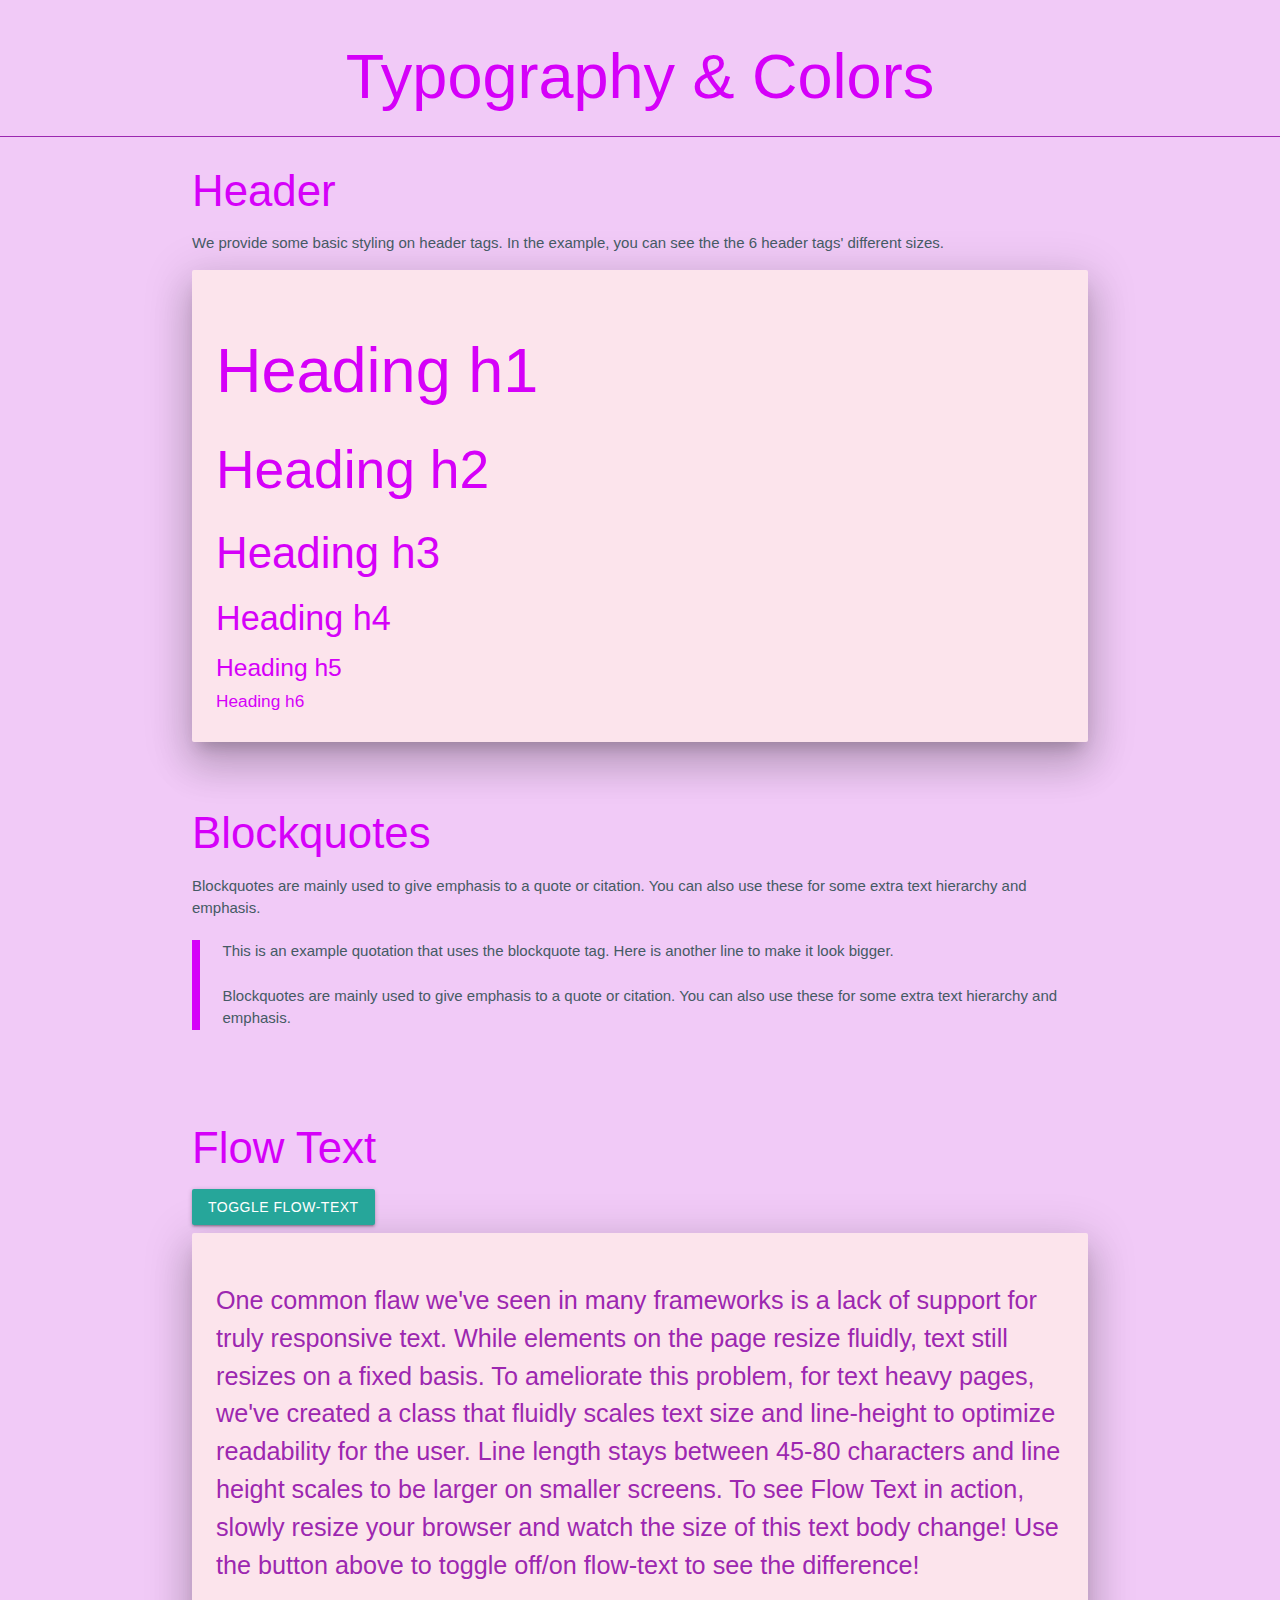
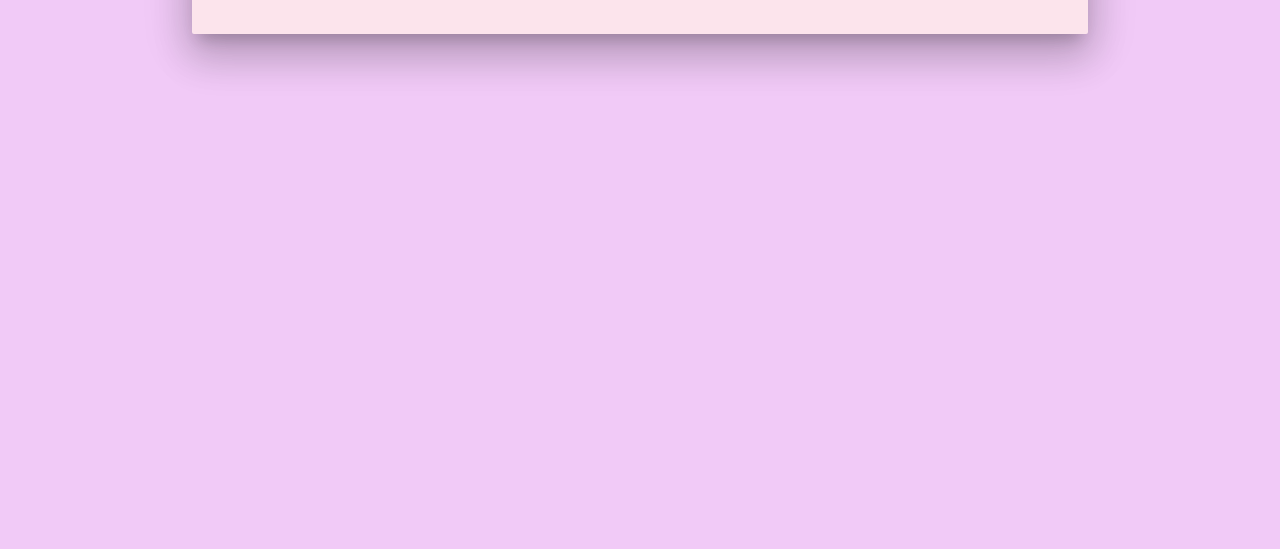
<file: index.html>
<!DOCTYPE html>
<html lang="en">
<head>
    <meta charset="UTF-8">
    <meta name="viewport" content="width=device-width, initial-scale=1.0">
    <!-- Compiled and minified CSS -->
    <link rel="stylesheet" href="https://cdnjs.cloudflare.com/ajax/libs/materialize/1.0.0/css/materialize.min.css">
    <!-- Custom CSS -->
    <link rel="stylesheet" href="style.css">
    <title>Typography & Colors</title>
</head>
<body>
    <h1 class="center">Typography & Colors</h1>
    <div class="divider purple"></div>
<div class="container">
    <h3>Header</h3>
    <p>We provide some basic styling on header tags. In the example, you can see the the 6 header tags' different sizes.</p>
    <!-- Headers -->
     <div class="card-panel z-depth-5 pink lighten-5">
        <h1>Heading h1</h1>
        <h2>Heading h2</h2>
        <h3>Heading h3</h3>
        <h4>Heading h4</h4>
        <h5>Heading h5</h5>
        <h6>Heading h6</h6>
     </div>

     <br>
     <!-- Blockquotes -->
     <h3>Blockquotes</h3>
     <p>Blockquotes are mainly used to give emphasis to a quote or citation. You can also use these for some extra text hierarchy and emphasis.</p>
     <blockquote>This is an example quotation that uses the blockquote tag.
        Here is another line to make it look bigger.
    
       <br><br>
       Blockquotes are mainly used to give emphasis to a quote or citation. You can also use these for some extra text hierarchy and emphasis.
    </blockquote>

     <!-- Flow Text -->
     <br><br>
     <h3>Flow Text</h3>
     <button class="btn">Toggle Flow-Text</button>
     <div class="card-panel z-depth-5 pink lighten-5">
        <p class="flow-text purple-text">One common flaw we've seen in many frameworks is a lack of support for truly responsive text. While elements on the page resize fluidly, text still resizes on a fixed basis. To ameliorate this problem, for text heavy pages, we've created a class that fluidly scales text size and line-height to optimize readability for the user. Line length stays between 45-80 characters and line height scales to be larger on smaller screens.

            To see Flow Text in action, slowly resize your browser and watch the size of this text body change! Use the button above to toggle off/on flow-text to see the difference!</p>
     </div>
    </div>


    <div style="height: 500px;"></div>




    <!-- Compiled and minified JavaScript -->
    <script src="https://cdnjs.cloudflare.com/ajax/libs/materialize/1.0.0/js/materialize.min.js"></script>
</body>
</html>
</file>
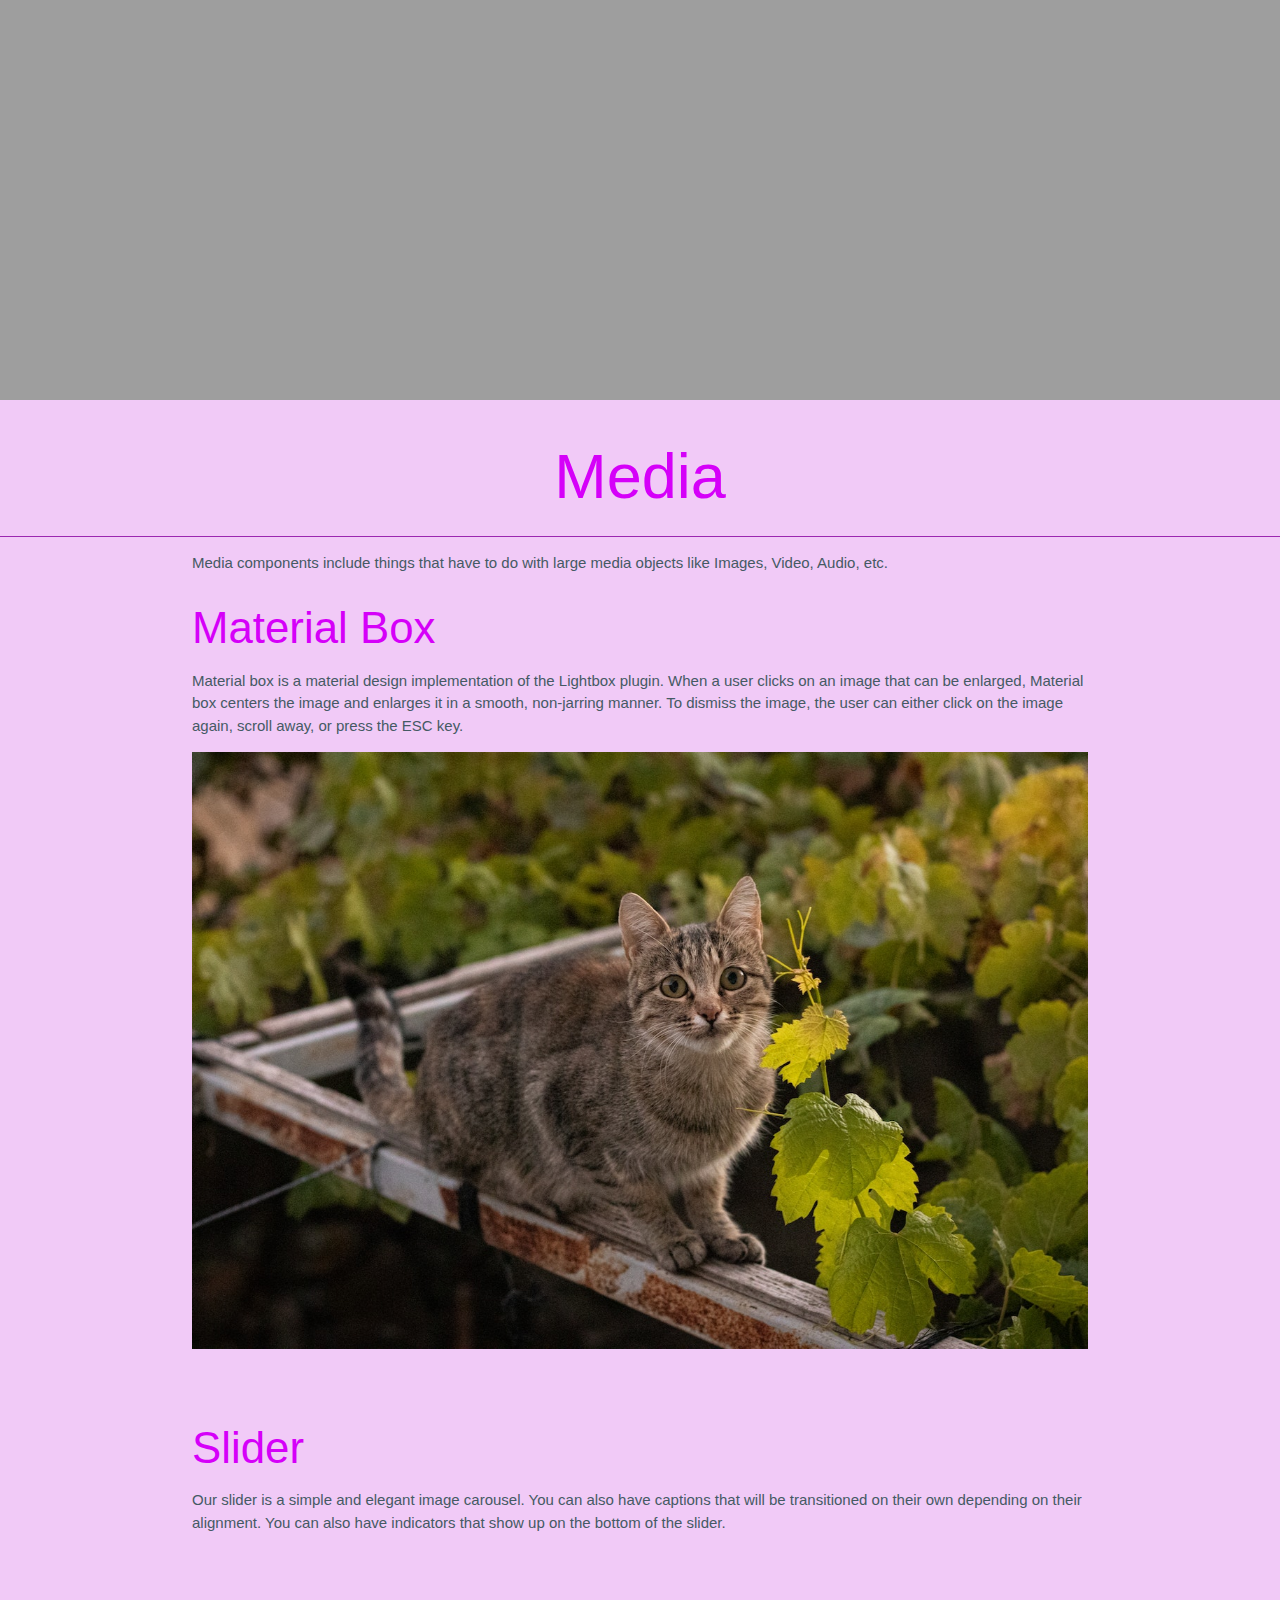
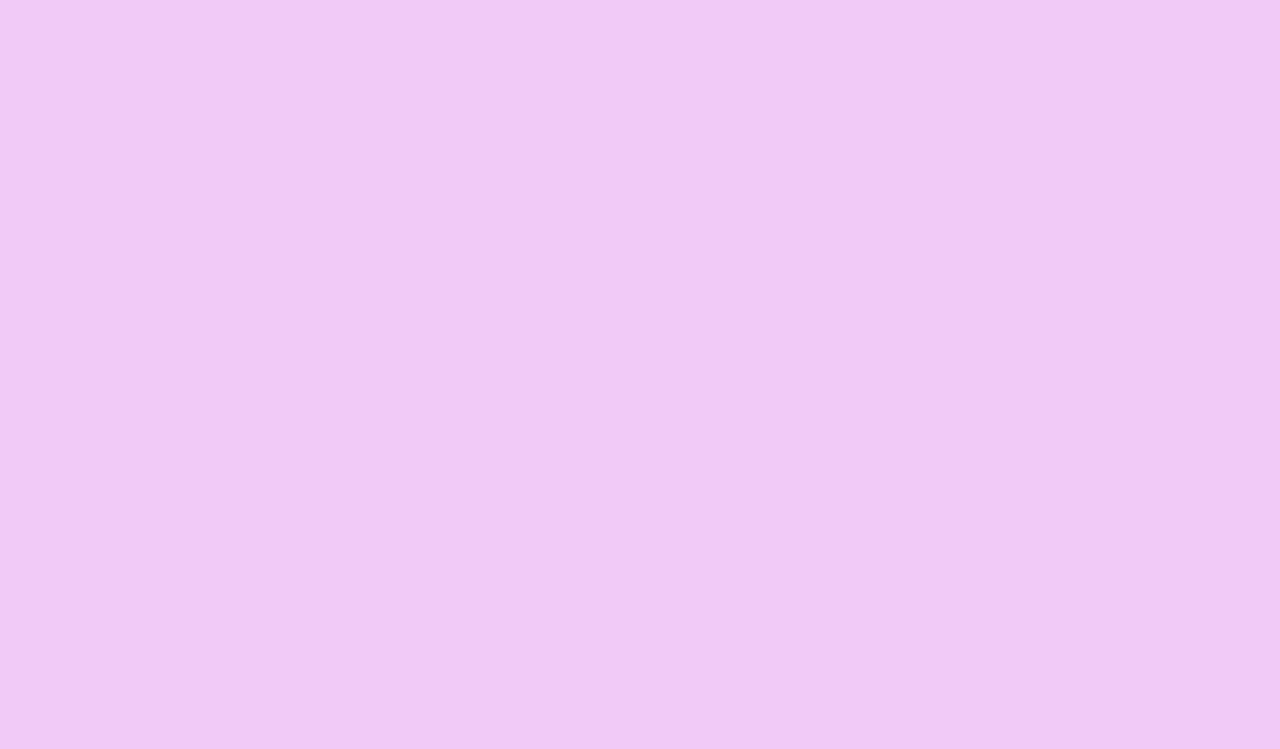
<file: media-materialization.html>
<!DOCTYPE html>
<html lang="en">
<head>
    <meta charset="UTF-8">
    <meta name="viewport" content="width=device-width, initial-scale=1.0">
    <!-- Compiled and minified CSS -->
    <link rel="stylesheet" href="https://cdnjs.cloudflare.com/ajax/libs/materialize/1.0.0/css/materialize.min.css">
    <!-- Custom CSS -->
    <link rel="stylesheet" href="style.css">
    <title>Media</title>
</head>
<body>

    <div class="slider">
        <ul class="slides">
            <li>
                <img src="Images/img-1.jpg" alt="">
                <div class="caption left-align">
                    <h3 class="light pink-text">Cats of the World</h3>
                    <h5 class="light pink-text">Cuteness Overload</h5>
                </div>
            </li>
            <li>
                <img src="Images/img-2.jpg" alt="">
                <div class="caption right-align">
                    <h3 class="light pink-text">Cats of the World</h3>
                    <h5 class="light pink-text">Cuteness Overload</h5>
                </div>
            </li>
            <li>
                <img src="Images/img-3.jpg" alt="">
                <div class="caption right-align">
                    <h3 class="light pink-text">Cats of the World</h3>
                    <h5 class="light pink-text">Cuteness Overload</h5>
                </div>
            </li>
            <li>
                <img src="Images/img-4.jpg" alt="">
                <div class="caption bottom-align">
                    <h3 class="light pink-text">Cats of the World</h3>
                    <h5 class="light pink-text">Cuteness Overload</h5>
                </div>
            </li>
        </ul>
    </div>

    <h1 class="center">Media</h1>
    <div class="divider purple"></div>
    <div class="container">
        <p>Media components include things that have to do with large media objects like Images, Video, Audio, etc.</p>

        <h3>Material Box</h3>
        <p>Material box is a material design implementation of the Lightbox plugin. When a user clicks on an image that can be enlarged, Material box centers the image and enlarges it in a smooth, non-jarring manner. To dismiss the image, the user can either click on the image again, scroll away, or press the ESC key.
        </p>
        <img src="Images/img-4.jpg" alt="" class="responsive-img materialboxed" data-caption="😻The cuteness of this cat that you cannot resist😻">


        <br><br>
        <!-- Slider -->
        <h3>Slider</h3>
        <p>Our slider is a simple and elegant image carousel. You can also have captions that will be transitioned on their own depending on their alignment. You can also have indicators that show up on the bottom of the slider.</p>

        
    </div>





    <div style="height: 800px;"></div>








    <!-- Jquery CDN -->
    <script src="https://code.jquery.com/jquery-3.7.0.min.js" integrity="sha256-2Pmvv0kuTBOenSvLm6bvfBSSHrUJ+3A7x6P5Ebd07/g=" crossorigin="anonymous"></script>
    <!-- Compiled and minified JavaScript -->
    <script src="https://cdnjs.cloudflare.com/ajax/libs/materialize/1.0.0/js/materialize.min.js"></script>



    <script>
       $(document).ready(function(){
        // materialboxed init
        $('.materialboxed').materialbox({
            inDuration: 1000,
            outDuration: 1000
        });
        // slider init
        $('.slider').slider({
            indicators: false,
            height: 200,
            interval: 6000
        });
       });
    </script>
</body>
</html>
</file>
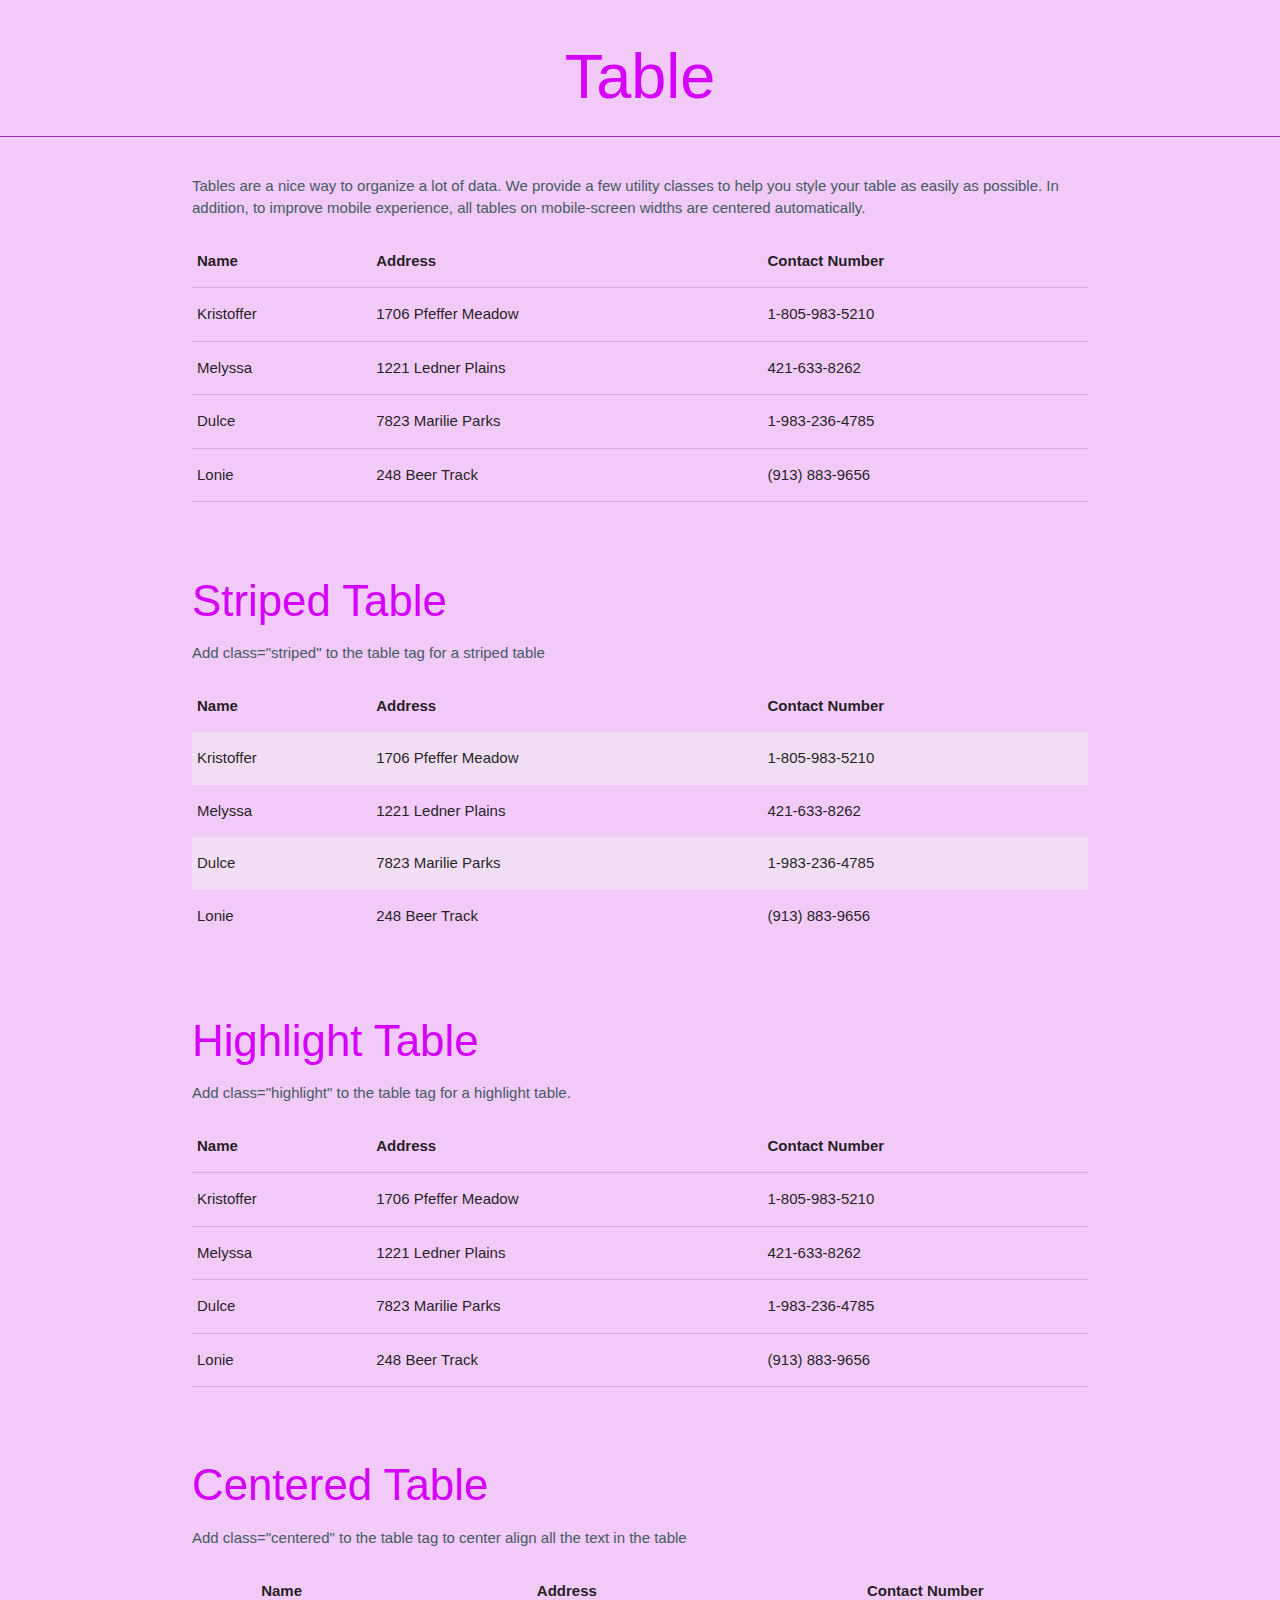
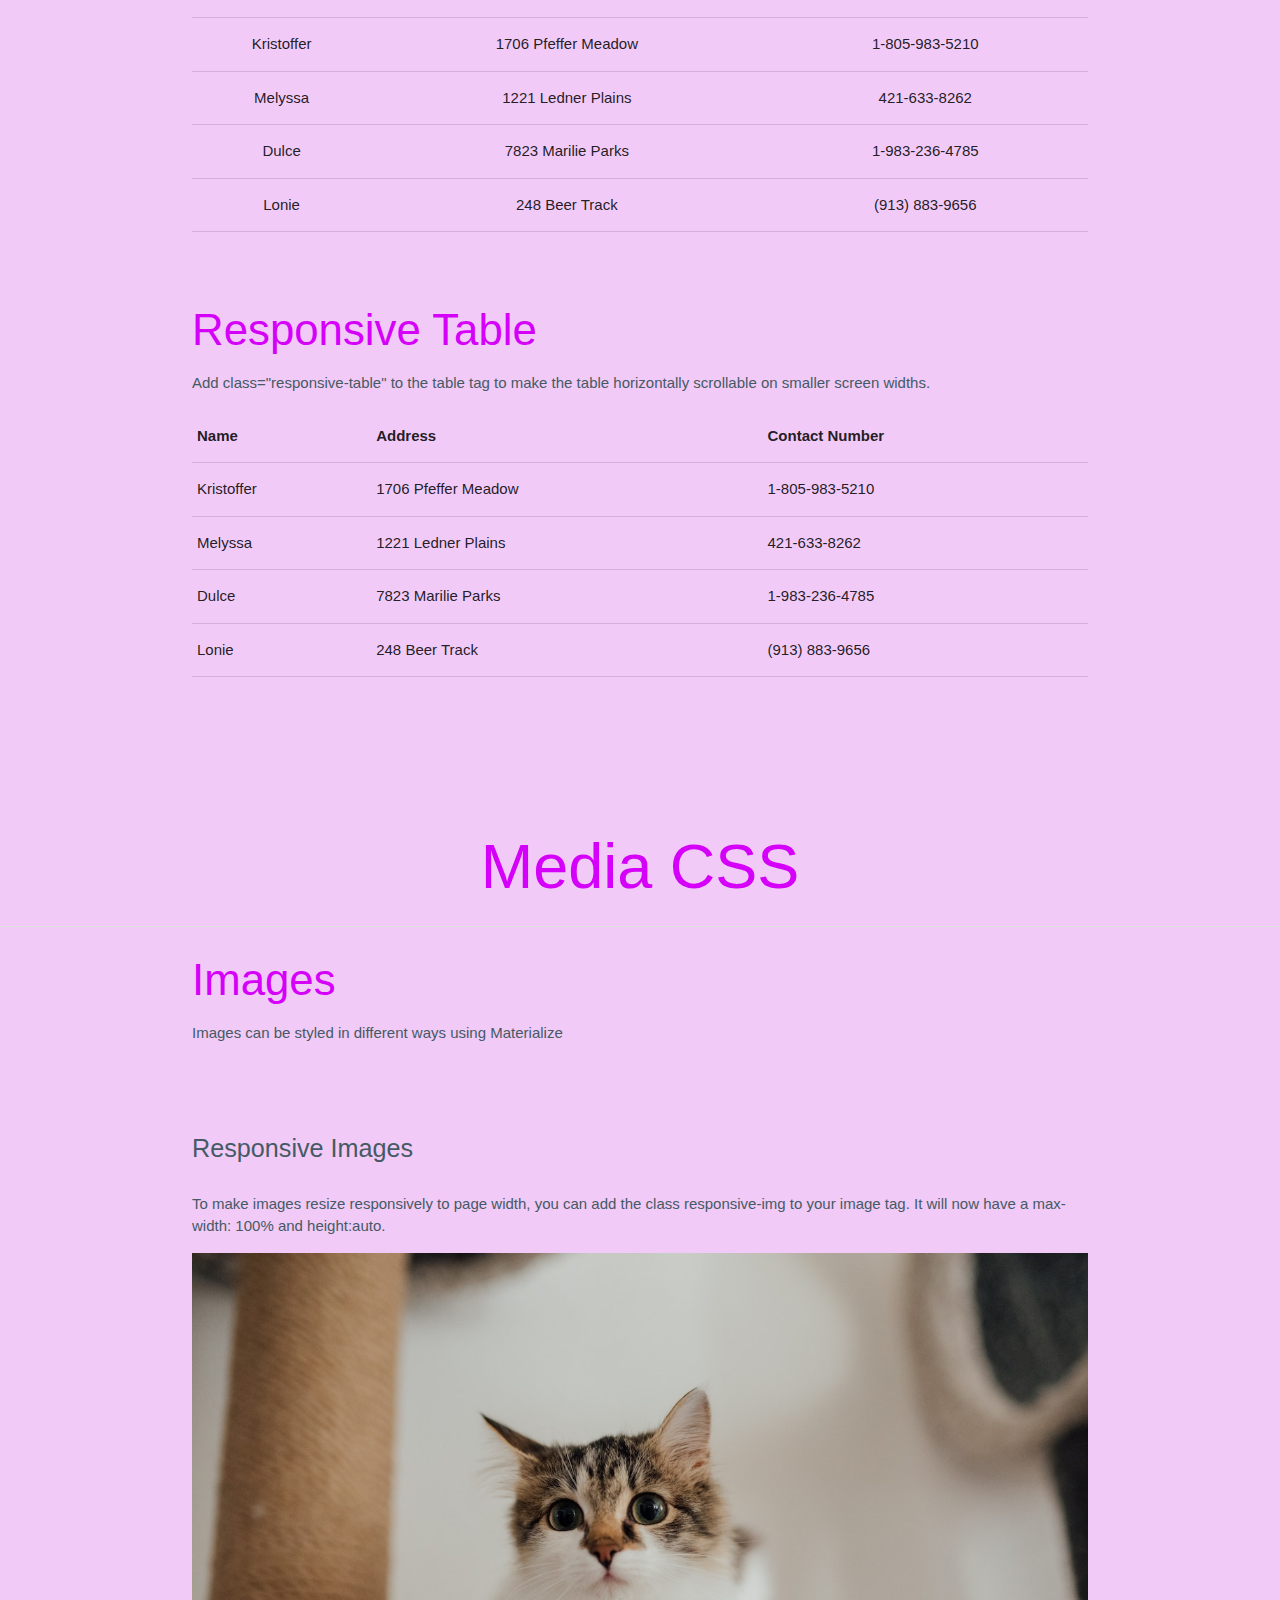
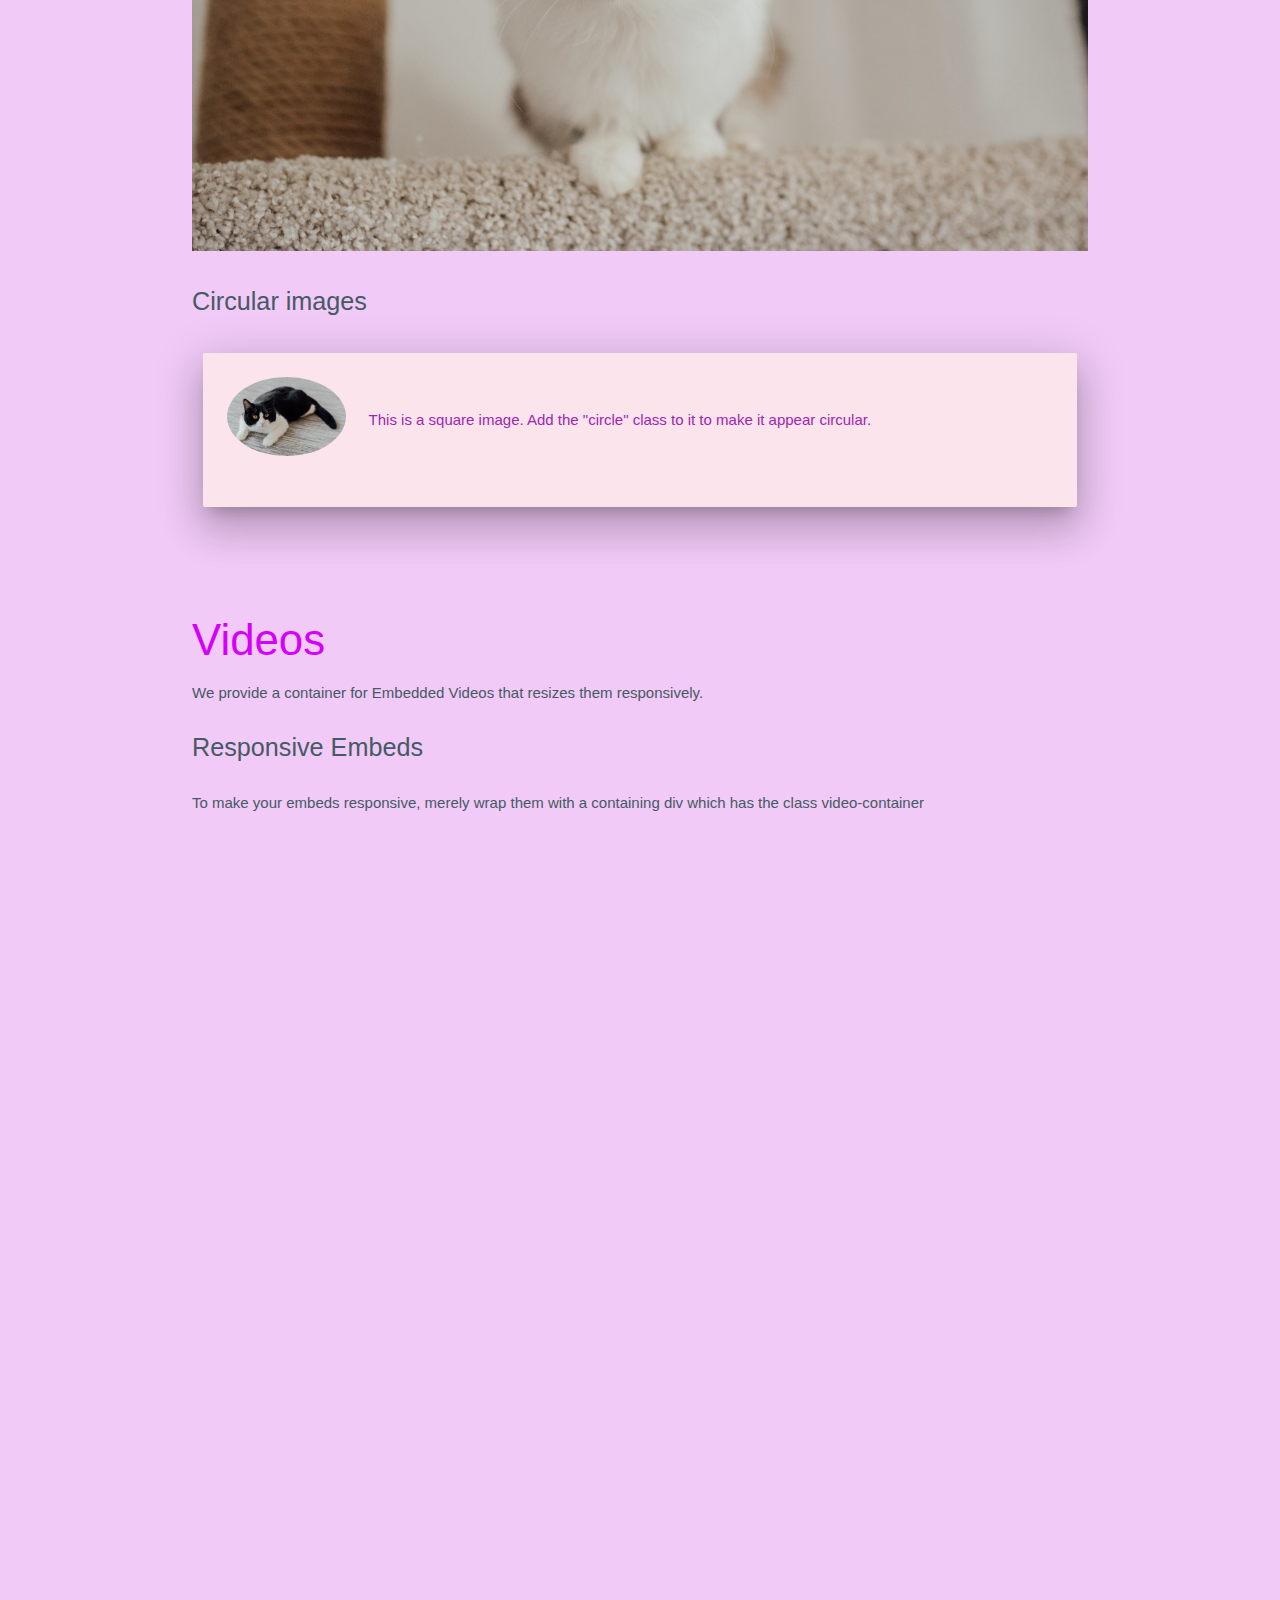
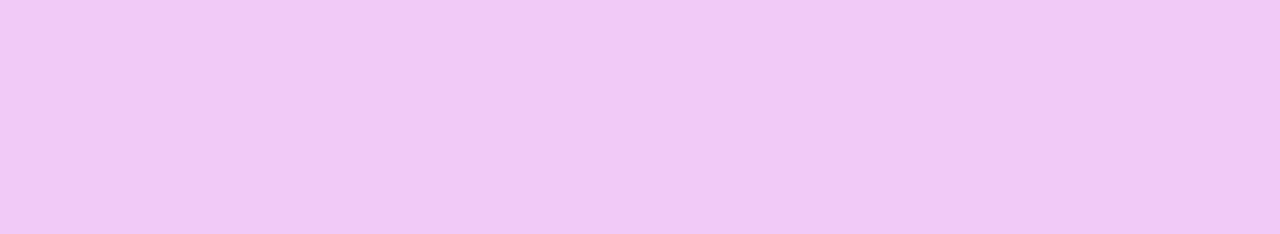
<file: table-media.html>
<!DOCTYPE html>
<html lang="en">
<head>
    <meta charset="UTF-8">
    <meta name="viewport" content="width=device-width, initial-scale=1.0">
    <!-- Compiled and minified CSS -->
    <link rel="stylesheet" href="https://cdnjs.cloudflare.com/ajax/libs/materialize/1.0.0/css/materialize.min.css">
    <!-- Custom CSS -->
    <link rel="stylesheet" href="style.css">
    <title>Table</title>
</head>
<body>
    <h1 class="center">Table</h1>
    <div class="divider purple"></div>
    <br>
    <div class="container">
        <p>Tables are a nice way to organize a lot of data. We provide a few utility classes to help you style your table as easily as possible. In addition, to improve mobile experience, all tables on mobile-screen widths are centered automatically.</p>

        <!-- Table -->
        <table>
            <thead>
                <tr>
                    <th>Name</th>
                    <th>Address</th>
                    <th>Contact Number</th>
                </tr>
            </thead>
            <tbody>
                <tr>
                    <td>Kristoffer</td>
                    <td>1706 Pfeffer Meadow</td>
                    <td>1-805-983-5210</td>
                </tr>
                <tr>
                    <td>Melyssa</td>
                    <td>1221 Ledner Plains</td>
                    <td>421-633-8262</td>
                </tr>
                <tr>
                    <td>Dulce</td>
                    <td>7823 Marilie Parks</td>
                    <td>1-983-236-4785</td>
                </tr>
                <tr>
                    <td>Lonie</td>
                    <td>248 Beer Track</td>
                    <td>(913) 883-9656</td>
                </tr>
            </tbody>
        </table>

        <br><br>
        <!-- Striped Table -->
        <h3>Striped Table</h3>
        <p>Add class="striped" to the table tag for a striped table</p>
        <table class="striped">
            <thead>
                <tr>
                    <th>Name</th>
                    <th>Address</th>
                    <th>Contact Number</th>
                </tr>
            </thead>
            <tbody>
                <tr>
                    <td>Kristoffer</td>
                    <td>1706 Pfeffer Meadow</td>
                    <td>1-805-983-5210</td>
                </tr>
                <tr>
                    <td>Melyssa</td>
                    <td>1221 Ledner Plains</td>
                    <td>421-633-8262</td>
                </tr>
                <tr>
                    <td>Dulce</td>
                    <td>7823 Marilie Parks</td>
                    <td>1-983-236-4785</td>
                </tr>
                <tr>
                    <td>Lonie</td>
                    <td>248 Beer Track</td>
                    <td>(913) 883-9656</td>
                </tr>
            </tbody>
        </table>

        <br><br>
    <!-- Highlight Table -->
    <h3>Highlight Table</h3>
    <p>Add class="highlight" to the table tag for a highlight table.</p>
    <table class="highlight">
        <thead>
            <tr>
                <th>Name</th>
                <th>Address</th>
                <th>Contact Number</th>
            </tr>
        </thead>
        <tbody>
            <tr>
                <td>Kristoffer</td>
                <td>1706 Pfeffer Meadow</td>
                <td>1-805-983-5210</td>
            </tr>
            <tr>
                <td>Melyssa</td>
                <td>1221 Ledner Plains</td>
                <td>421-633-8262</td>
            </tr>
            <tr>
                <td>Dulce</td>
                <td>7823 Marilie Parks</td>
                <td>1-983-236-4785</td>
            </tr>
            <tr>
                <td>Lonie</td>
                <td>248 Beer Track</td>
                <td>(913) 883-9656</td>
            </tr>
        </tbody>
    </table>

    <br><br>
    <!-- Centered Table -->
    <h3>Centered Table</h3>
    <p>Add class="centered" to the table tag to center align all the text in the table</p>
    <table class="centered">
        <thead>
            <tr>
                <th>Name</th>
                <th>Address</th>
                <th>Contact Number</th>
            </tr>
        </thead>
        <tbody>
            <tr>
                <td>Kristoffer</td>
                <td>1706 Pfeffer Meadow</td>
                <td>1-805-983-5210</td>
            </tr>
            <tr>
                <td>Melyssa</td>
                <td>1221 Ledner Plains</td>
                <td>421-633-8262</td>
            </tr>
            <tr>
                <td>Dulce</td>
                <td>7823 Marilie Parks</td>
                <td>1-983-236-4785</td>
            </tr>
            <tr>
                <td>Lonie</td>
                <td>248 Beer Track</td>
                <td>(913) 883-9656</td>
            </tr>
        </tbody>
    </table>

    <br><br>
    <!-- Responsive Table -->
    <h3>Responsive Table</h3>
    <p>Add class="responsive-table" to the table tag to make the table horizontally scrollable on smaller screen widths.</p>
    <table class="responsive-table">
        <thead>
            <tr>
                <th>Name</th>
                <th>Address</th>
                <th>Contact Number</th>
            </tr>
        </thead>
        <tbody>
            <tr>
                <td>Kristoffer</td>
                <td>1706 Pfeffer Meadow</td>
                <td>1-805-983-5210</td>
            </tr>
            <tr>
                <td>Melyssa</td>
                <td>1221 Ledner Plains</td>
                <td>421-633-8262</td>
            </tr>
            <tr>
                <td>Dulce</td>
                <td>7823 Marilie Parks</td>
                <td>1-983-236-4785</td>
            </tr>
            <tr>
                <td>Lonie</td>
                <td>248 Beer Track</td>
                <td>(913) 883-9656</td>
            </tr>
        </tbody>
    </table>
    </div>

    <br><br><br><br><br>
    <!-- Media CSS -->
    <h1 class="center">Media CSS</h1>
    <div class="divider"></div>
    <div class="container">
        <h3>Images</h3>
        <p>Images can be styled in different ways using Materialize</p>
        <br><br>
        <!-- Responsive Images -->
        <p class="flow-text">Responsive Images</p>
        <p>To make images resize responsively to page width, you can add the class responsive-img to your image tag. It will now have a max-width: 100% and height:auto.
        </p>
        <img class="responsive-img" src="Images/img-1.jpg" alt="">
        <!-- Circular images -->
        <p class="flow-text">Circular images</p>
        <div class="row">
            <div class="col s12">
                <div class="card-panel pink lighten-5 z-depth-5">
                    <div class="row valign-wrapper">
                        <div class="col s2">
                            <img src="Images/img-2.jpg" alt="" class="circle responsive-img">
                        </div>
                        <div class="col s10">
                            <span class="purple-text">This is a square image. Add the "circle" class to it to make it appear circular.</span>
                        </div>
                    </div>
                </div>
            </div>
        </div>
        <br><br>
        <!-- Videos -->
        <h3>Videos</h3>
        <p>We provide a container for Embedded Videos that resizes them responsively.</p>
        <p class="flow-text">Responsive Embeds</p>
        <p>To make your embeds responsive, merely wrap them with a containing div which has the class video-container</p>
        <div class="video-container">
            <iframe width="640" height="360" src="https://www.youtube.com/embed/Q8TXgCzxEnw" title="Material design" frameborder="0" allow="accelerometer; autoplay; clipboard-write; encrypted-media; gyroscope; picture-in-picture; web-share" allowfullscreen></iframe>
        </div>
    </div>











    <div style="height: 500px;"></div>




    <!-- Compiled and minified JavaScript -->
    <script src="https://cdnjs.cloudflare.com/ajax/libs/materialize/1.0.0/js/materialize.min.js"></script>
</body>
</html>
</file>
<file: style.css>
/* button{
    color: white;
    background: blue;
    padding: 10px;
} */

body {
    background-color: #f1caf7;
}


h1, h2, h3, h4, h5, h6 {
    font-weight: 250;
    color: #d500f9;
}


p {
    color:#455a64;
}


blockquote {
    color:#455a64;
    border-left: 8px solid #d500f9;
}


.menu {
    padding-top: 25px;
}



/* border-left: 5px solid #ee6e73;} */

nav ul a {
    color: #840084;
    font-size: 1.09rem;
}

.dropdown-content {
    background-color: #9fa8da;
}

.dropdown-content li>a, .dropdown-content {
    color: #840084;
}

.section-following-content {
    padding: 25px;
}
</file>
